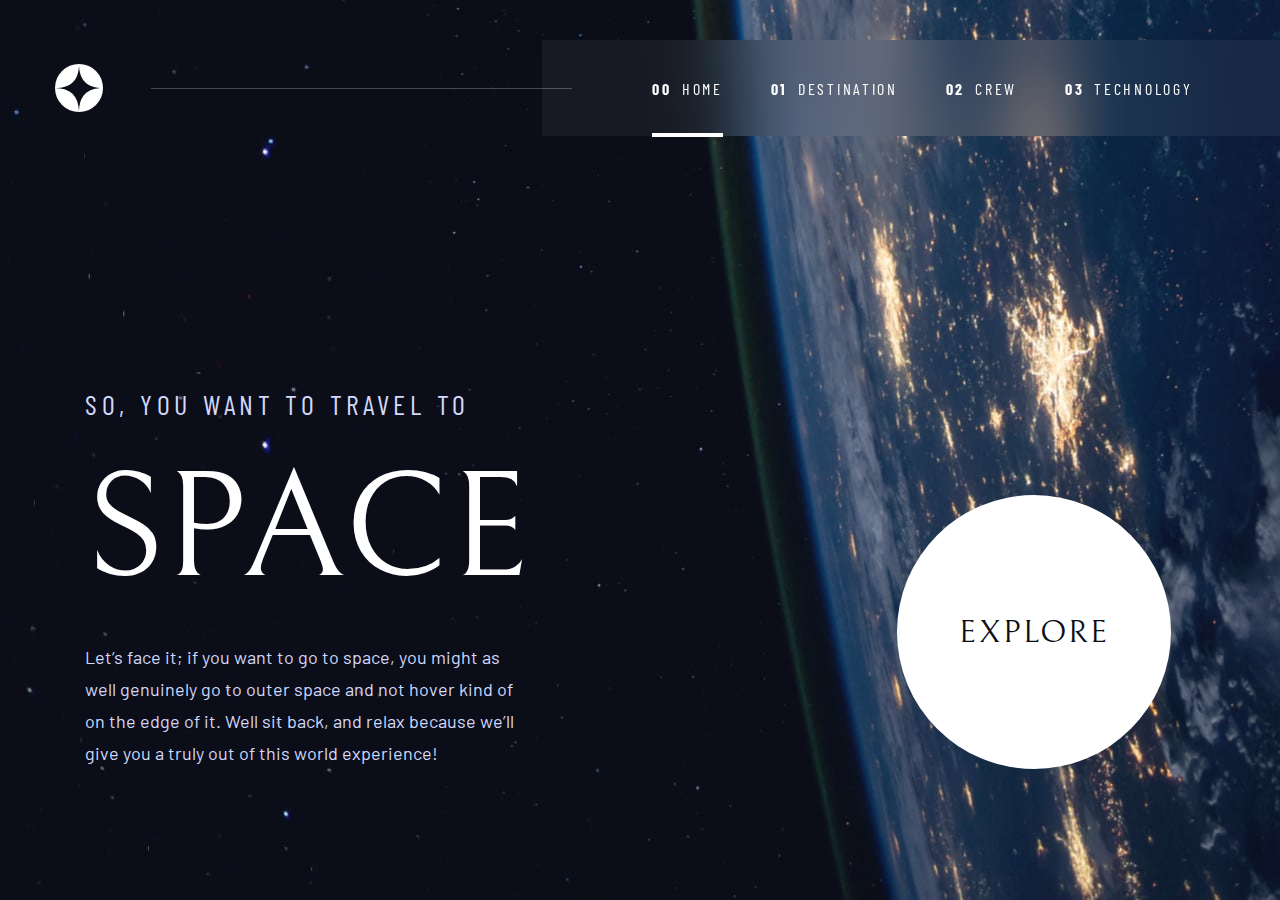
<file: index.html>
<!DOCTYPE html>
<html lang="en">

<head>
    <meta charset="UTF-8">
    <meta http-equiv="X-UA-Compatible" content="IE=edge">
    <meta name="viewport" content="width=device-width, initial-scale=1.0">
    <title>Frontend Mentor | Space tourism website</title>
    <link rel="icon" type="image/png" sizes="32x32" href="./images/favicon-32x32.b532600b.png">
    <link rel="stylesheet" href="./css/font-face.bd6efea6.css">
    <link rel="stylesheet" href="./css/layouts.245d0450.css">
    <script src="./js/main.b6e12dea.js"> </script>
</head>

<body>
    <header class="header"><a class="header__logo" href="./index.html" title="home"></a><button
            class="hamburger__container"><span class="hamburger__btn"></span></button>
        <nav class="nav__container" id="nav">
            <ul class="nav__list">
                <li class="active nav__item"><a class="nav__link" href="./index.html"><span
                            class="nav__number">00</span>Home</a></li>
                <li class="nav__item"> <a class="nav__link" href="./destination.html"><span
                            class="nav__number">01</span>Destination</a></li>
                <li class="nav__item"> <a class="nav__link" href="./crew.html"><span
                            class="nav__number">02</span>Crew</a></li>
                <li class="nav__item"> <a class="nav__link" href="./technology.html"><span
                            class="nav__number">03</span>Technology</a></li>
            </ul>
        </nav>
    </header>
    <main class="main">
        <div class="container">
            <div class="hero">
                <div class="hero__content">
                    <h2 class="hero__title">So, you want to travel to </h2>
                    <h1 class="hero__title--featured">Space</h1>
                    <div class="hero__text">
                        <p> Let’s face it; if you want to go to space, you might as well genuinely go to outer space and
                            not hover kind of on the edge of it. Well sit back, and relax because we’ll give you a truly
                            out of this world experience!</p>
                    </div>
                </div><a class="hero__button" href="./destination.html">
                    <p>Explore </p>
                </a>
            </div>
        </div>
    </main>
</body>

</html>
</file>
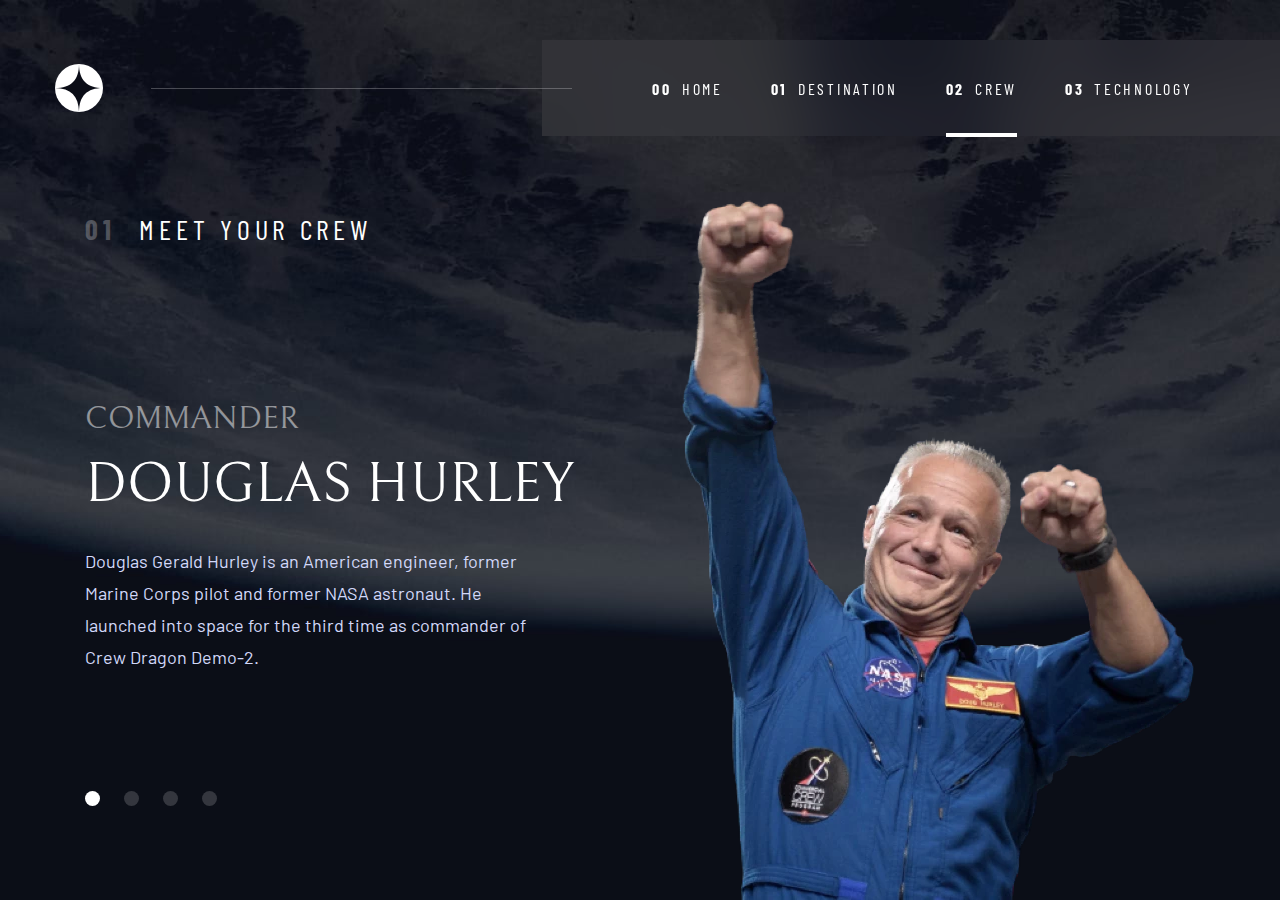
<file: crew.html>
<html lang="en">

<head>
    <meta charset="UTF-8">
    <meta http-equiv="X-UA-Compatible" content="IE=edge">
    <meta name="viewport" content="width=device-width, initial-scale=1.0">
    <title>Frontend Mentor | Space tourism website</title>
    <link rel="icon" type="image/png" sizes="32x32" href="./images/favicon-32x32.b532600b.png">
    <link rel="stylesheet" href="./css/font-face.bd6efea6.css">
    <link rel="stylesheet" href="./css/crew.d9889055.css">
    <script src="./js/main.b6e12dea.js"></script>
    <script src="./js/crew.5dfa45cd.js" type="module"></script>
</head>

<body>
    <header class="header"><a class="header__logo" href="./index.html"></a><button class="hamburger__container"><span
                class="hamburger__btn"></span></button>
        <nav class="nav__container" id="nav">
            <ul class="nav__list">
                <li class="nav__item"> <a class="nav__link" href="./index.html"><span
                            class="nav__number">00</span>Home</a></li>
                <li class="nav__item"> <a class="nav__link" href="./destination.html"><span
                            class="nav__number">01</span>Destination</a></li>
                <li class="active nav__item"><a class="nav__link" href="./crew.html"><span
                            class="nav__number">02</span>Crew</a></li>
                <li class="nav__item"> <a class="nav__link" href="./technology.html"><span
                            class="nav__number">03</span>Technology</a></li>
            </ul>
        </nav>
    </header>
    <main class="main">
        <div class="container">
            <h2 class="crew__subtitle"><span class="crew__subtitle--number">01</span>meet your crew</h2>
            <div class="crew__image">
                <picture id="crew__image">
                    <source srcset="./images/image-douglas-hurley.787c2d80.webp" type="image/webp">
                    <source srcset="./images/image-douglas-hurley.f623320e.png" type="image/png"><img
                        src="./images/image-douglas-hurley.f623320e.png" alt="commander image">
                </picture>
            </div>
            <nav class="crew__nav">
                <ul class="crew__nav__list">
                    <li class="crew__nav__item"><button class="active crew__nav__link" data-id="01"></button></li>
                    <li class="crew__nav__item"><button class="crew__nav__link" data-id="02"></button></li>
                    <li class="crew__nav__item"><button class="crew__nav__link" data-id="03"></button></li>
                    <li class="crew__nav__item"><button class="crew__nav__link" data-id="04"></button></li>
                </ul>
            </nav>
            <div class="crew__content">
                <div class="crew__title">
                    <h2 class="crew__title--commander">commander</h2>
                    <h1 class="crew__title--name">douglas hurley</h1>
                </div>
                <div class="crew__text">
                    <p id="crew__bio">Douglas Gerald Hurley is an American engineer, former Marine Corps pilot and
                        former NASA astronaut. He launched into space for the third time as commander of Crew Dragon
                        Demo-2.</p>
                </div>
            </div>
        </div>
    </main>
</body>

</html>
</file>
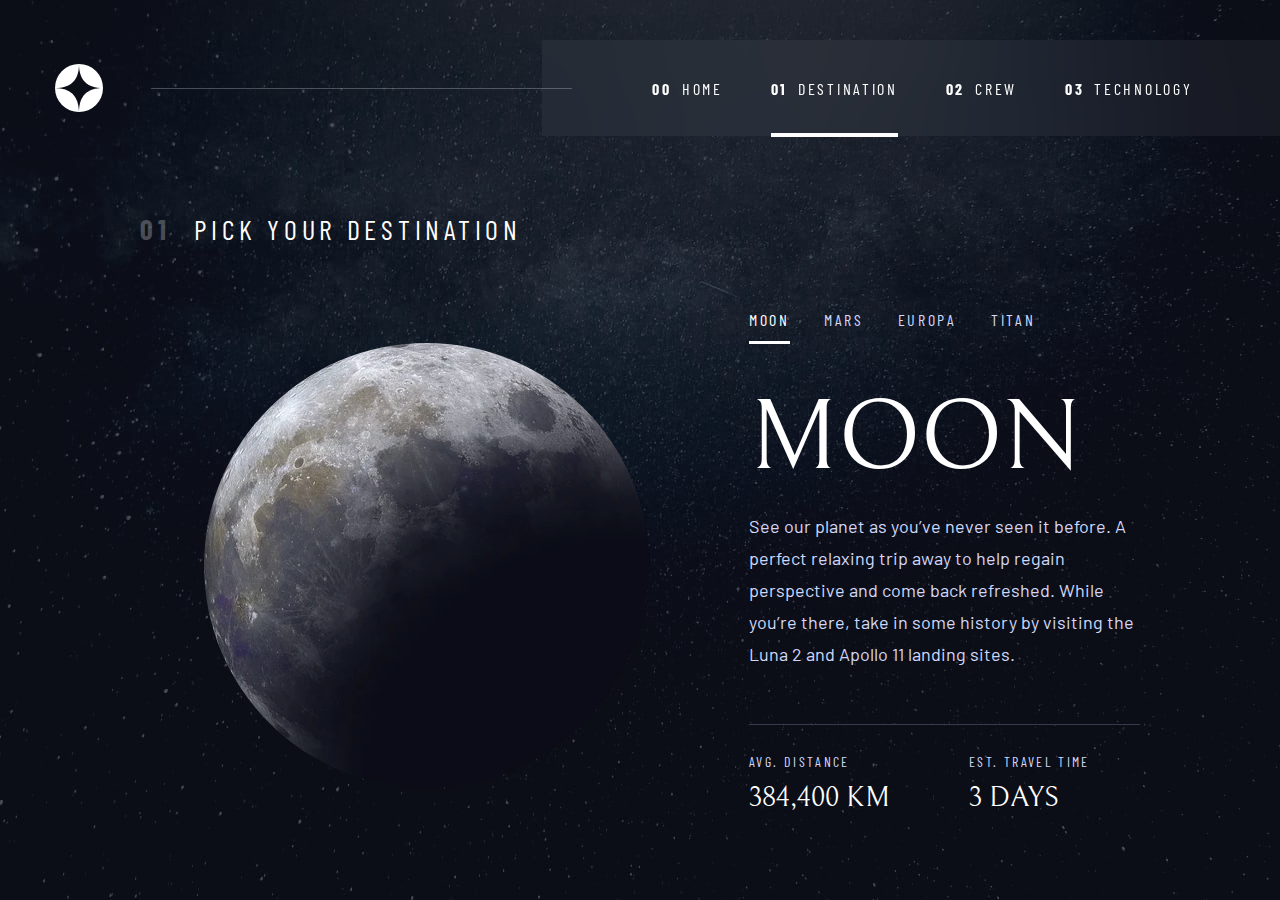
<file: destination.html>
<html lang="en">

<head>
    <meta charset="UTF-8">
    <meta http-equiv="X-UA-Compatible" content="IE=edge">
    <meta name="viewport" content="width=device-width, initial-scale=1.0">
    <title>Frontend Mentor | Space tourism website</title>
    <link rel="icon" type="image/png" sizes="32x32" href="./images/favicon-32x32.b532600b.png">
    <link rel="stylesheet" href="./css/font-face.bd6efea6.css">
    <link rel="stylesheet" href="./css/destination.e21bfe78.css">
    <script src="./js/destination.21b1b652.js" type="module"> </script>
    <script src="./js/main.b6e12dea.js"> </script>
</head>

<body>
    <header class="header"><a class="header__logo" href="./index.html"></a><button class="hamburger__container"><span
                class="hamburger__btn"></span></button>
        <nav class="nav__container" id="nav">
            <ul class="nav__list">
                <li class="nav__item"> <a class="nav__link" href="./index.html"><span
                            class="nav__number">00</span>Home</a></li>
                <li class="active nav__item"><a class="nav__link" href="./destination.html"><span
                            class="nav__number">01</span>Destination</a></li>
                <li class="nav__item"> <a class="nav__link" href="./crew.html"><span
                            class="nav__number">02</span>Crew</a></li>
                <li class="nav__item"> <a class="nav__link" href="./technology.html"><span
                            class="nav__number">03</span>Technology</a></li>
            </ul>
        </nav>
    </header>
    <main class="main">
        <div class="container">
            <div class="destination__left">
                <h2 class="destination__subtitle"><span class="destination__subtitle--number">01</span>pick your
                    destination </h2>
                <div class="destination__image">
                    <picture id="destination__image">
                        <source srcset="./images/image-moon.ea07c192.webp" type="image/webp">
                        <source srcset="./images/image-moon.b20b8139.png" type="image/png"><img
                            src="./images/image-moon.b20b8139.png" alt="Moon">
                    </picture>
                </div>
            </div>
            <div class="destination__right">
                <nav class="destination__nav">
                    <ul class="destination__nav__list">
                        <li class="active destination__link" id="nav__moon"> <button>moon</button></li>
                        <li class="destination__link" id="nav__mars"> <button>mars</button></li>
                        <li class="destination__link" id="nav__europa"> <button>europa</button></li>
                        <li class="destination__link" id="nav__titan"> <button>titan</button></li>
                    </ul>
                </nav>
                <h1 class="destination__title" id="title">Moon</h1>
                <div class="destination__text">
                    <p id="description">See our planet as you’ve never seen it before. A perfect relaxing trip away to
                        help regain perspective and come back refreshed. While you’re there, take in some history by
                        visiting the Luna 2 and Apollo 11 landing sites.</p>
                </div>
                <div class="destination__info">
                    <div class="destination__distance distination__state">
                        <p class="destination__state__text">avg. distance</p>
                        <p class="destination__state__number" id="distance"> 384,400 km</p>
                    </div>
                    <div class="destination__travel distination__state">
                        <p class="destination__state__text"> est. travel time</p>
                        <p class="destination__state__number" id="travel">3 days</p>
                    </div>
                </div>
            </div>
        </div>
    </main>
</body>

</html>
</file>
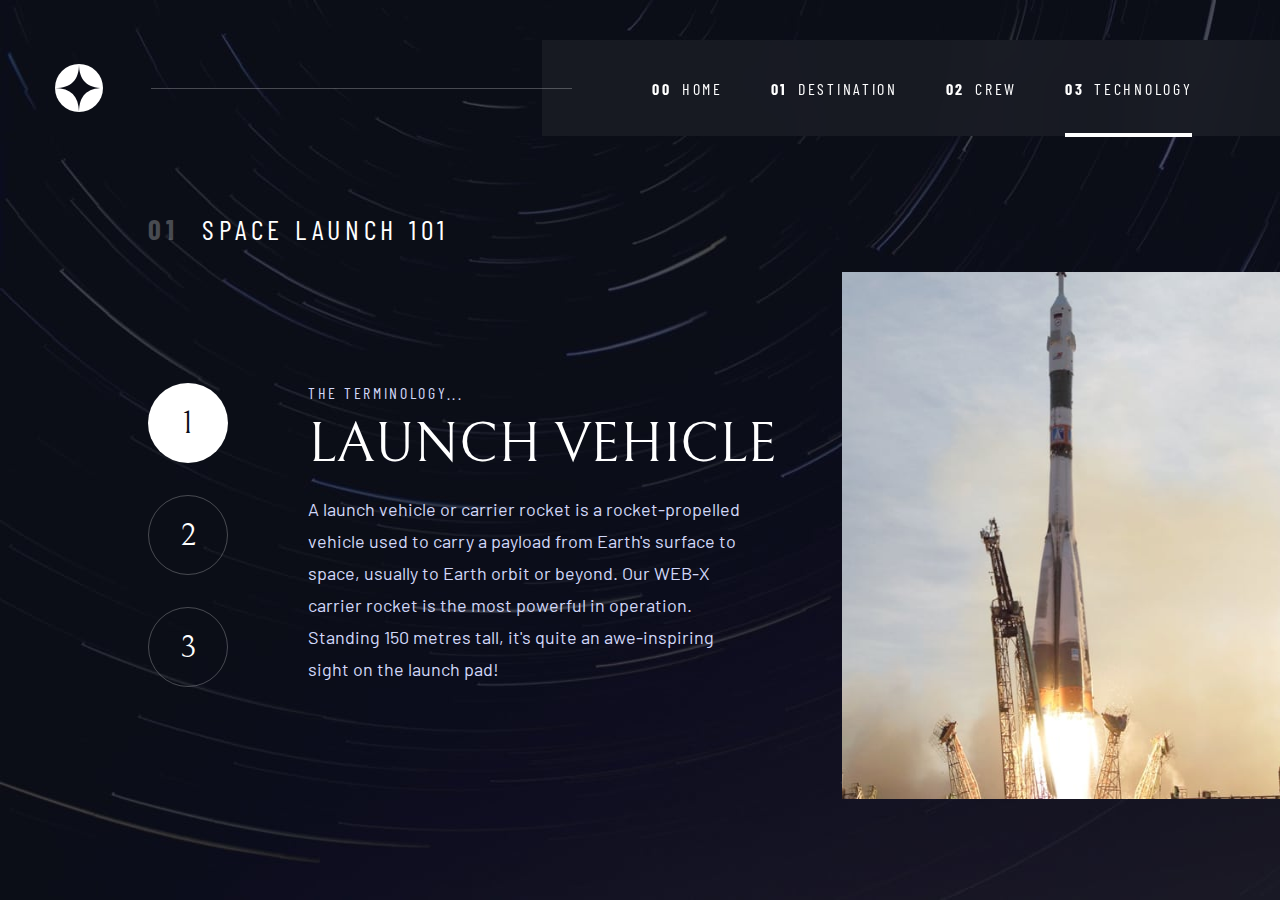
<file: technology.html>
<html lang="en">

<head>
    <meta charset="UTF-8">
    <meta http-equiv="X-UA-Compatible" content="IE=edge">
    <meta name="viewport" content="width=device-width, initial-scale=1.0">
    <title>Frontend Mentor | Space tourism website</title>
    <link rel="icon" type="image/png" sizes="32x32" href="./images/favicon-32x32.b532600b.png">
    <link rel="stylesheet" href="./css/font-face.bd6efea6.css">
    <link rel="stylesheet" href="./css/technology.80581578.css">
    <script src="./js/technology.a5a672d3.js" type="module"> </script>
    <script src="./js/main.b6e12dea.js"> </script>
</head>

<body>
    <header class="header"><a class="header__logo" href="./index.html"></a><button class="hamburger__container"><span
                class="hamburger__btn"></span></button>
        <nav class="nav__container" id="nav">
            <ul class="nav__list">
                <li class="nav__item"> <a class="nav__link" href="./index.html"><span
                            class="nav__number">00</span>Home</a></li>
                <li class="nav__item"> <a class="nav__link" href="./destination.html"><span
                            class="nav__number">01</span>Destination</a></li>
                <li class="nav__item"> <a class="nav__link" href="./crew.html"><span
                            class="nav__number">02</span>Crew</a></li>
                <li class="active nav__item"><a class="nav__link" href="./technology.html"><span
                            class="nav__number">03</span>Technology</a></li>
            </ul>
        </nav>
    </header>
    <main class="main">
        <div class="container">
            <h2 class="technology__subtitle"><span class="technology__subtitle--number">01</span>space launch 101</h2>
            <div class="technology__image">
                <picture id="technology__image">
                    <source srcset="./images/image-launch-vehicle-landscape.bbc1d996.jpg" media="(max-width: 1099px)">
                    <source srcset="./images/image-launch-vehicle-portrait.f94ed212.jpg" media="(min-width: 1100px)">
                    <img src="./images/image-launch-vehicle-portrait.f94ed212.jpg" alt="technology image">
                </picture>
            </div>
            <nav class="technology__nav">
                <ul class="technology__nav__list">
                    <li class="technology__nav__item"><button class="active technology__nav__link"
                            data-id="01">1</button></li>
                    <li class="technology__nav__item"><button class="technology__nav__link" data-id="02">2</button></li>
                    <li class="technology__nav__item"><button class="technology__nav__link" data-id="03">3</button></li>
                </ul>
            </nav>
            <div class="technology__content">
                <div class="technology__title">
                    <h2 class="technology__title--terminology">the terminology...</h2>
                    <h1 class="technology__title--name">Launch vehicle</h1>
                </div>
                <div class="technology__text">
                    <p id="technology__text">A launch vehicle or carrier rocket is a rocket-propelled vehicle used to
                        carry a payload from Earth's surface to space, usually to Earth orbit or beyond. Our WEB-X
                        carrier rocket is the most powerful in operation. Standing 150 metres tall, it's quite an
                        awe-inspiring sight on the launch pad!</p>
                </div>
            </div>
        </div>
    </main>
</body>

</html>
</file>
<file: css/font-face.bd6efea6.css>
@font-face {
  font-family: Barlow;
  font-style: normal;
  font-weight: 400;
  src: url(../fonts/barlow-v5-latin-regular.eb7976c3.eot);
  src: local(""),
    url(../fonts/barlow-v5-latin-regular.eb7976c3.eot?#iefix)
      format("embedded-opentype"),
    url(../fonts/barlow-v5-latin-regular.a6894767.woff2) format("woff2"),
    url(../fonts/barlow-v5-latin-regular.acda0904.woff) format("woff"),
    url(../fonts/barlow-v5-latin-regular.02d2a05c.ttf) format("truetype"),
    url(../images/barlow-v5-latin-regular.bb42b4d2.svg#Barlow) format("svg");
}
@font-face {
  font-family: Barlow Condensed;
  font-style: normal;
  font-weight: 400;
  src: url(../fonts/barlow-condensed-v5-latin-regular.01d12fec.eot);
  src: local(""),
    url(../fonts/barlow-condensed-v5-latin-regular.01d12fec.eot?#iefix)
      format("embedded-opentype"),
    url(../fonts/barlow-condensed-v5-latin-regular.3cd00bfc.woff2)
      format("woff2"),
    url(../fonts/barlow-condensed-v5-latin-regular.5659cdee.woff) format("woff"),
    url(../fonts/barlow-condensed-v5-latin-regular.ba7eb099.ttf)
      format("truetype"),
    url(../images/barlow-condensed-v5-latin-regular.1c7cc058.svg#BarlowCondensed)
      format("svg");
}
@font-face {
  font-family: Barlow Condensed;
  font-style: normal;
  font-weight: 700;
  src: url(../fonts/barlow-condensed-v5-latin-700.4ffdc76c.eot);
  src: local(""),
    url(../fonts/barlow-condensed-v5-latin-700.4ffdc76c.eot?#iefix)
      format("embedded-opentype"),
    url(../fonts/barlow-condensed-v5-latin-700.f12351b8.woff2) format("woff2"),
    url(../fonts/barlow-condensed-v5-latin-700.59da6737.woff) format("woff"),
    url(../fonts/barlow-condensed-v5-latin-700.cbbafbca.ttf) format("truetype"),
    url(../images/barlow-condensed-v5-latin-700.e3e1757d.svg#BarlowCondensed)
      format("svg");
}
@font-face {
  font-display: swap;
  font-family: Bellefair;
  font-style: normal;
  font-weight: 400;
  src: url(../fonts/bellefair-v6-latin-regular.d44fd862.eot);
  src: local(""),
    url(../fonts/bellefair-v6-latin-regular.d44fd862.eot?#iefix)
      format("embedded-opentype"),
    url(../fonts/bellefair-v6-latin-regular.462c47bc.woff2) format("woff2"),
    url(../fonts/bellefair-v6-latin-regular.59377e9b.woff) format("woff"),
    url(../fonts/bellefair-v6-latin-regular.15ac11b6.ttf) format("truetype"),
    url(../images/bellefair-v6-latin-regular.bb594397.svg#Bellefair)
      format("svg");
}
/*# sourceMappingURL=/css/font-face.bd6efea6.css.map */
</file>
<file: css/layouts.245d0450.css>
.header {
  position: relative;
  display: flex;
  justify-content: space-between;
  align-items: center;
  width: 100%;
  padding: 1.5rem;
}
.header__logo {
  width: 40px;
  height: 40px;
  background: url(../images/logo.a61ec49e.svg) no-repeat;
  background-position: 50%;
  background-size: cover;
}
.hamburger__container {
  padding: 0;
  margin: 0;
  border: none;
  background: transparent;
  display: block;
  position: relative;
  width: 24px;
  height: 21px;
  cursor: pointer;
  transform: scale(1);
  transition: transform 0.1s ease-in;
  z-index: 100;
}
.hamburger__container:focus-visible,
.hamburger__container:hover {
  transform: scale(1.1);
}
.hamburger__container .open {
  background: transparent;
  transform: rotate(1turn);
}
.hamburger__container .open:before {
  inset: auto;
  top: 0;
  left: 0;
  transform: rotate(45deg);
}
.hamburger__container .open:after {
  inset: auto;
  bottom: 0;
  left: 0;
  transform: rotate(-45deg);
}
.hamburger__btn {
  top: 9px;
  right: 0;
  transition: transform 0.7s, background 0.2s ease-in;
}
.hamburger__btn,
.hamburger__btn:after,
.hamburger__btn:before {
  width: 24px;
  height: 3px;
  position: absolute;
  background-color: #d2d8f9;
}
.hamburger__btn:after,
.hamburger__btn:before {
  content: "";
}
.hamburger__btn:before {
  inset: -9px auto auto 0;
}
.hamburger__btn:after {
  inset: 9px auto auto 0;
}
.nav__container {
  z-index: 11;
  position: fixed;
  top: 0;
  right: 0;
  min-height: 100vh;
  width: 254px;
  padding-top: 7.375rem;
  padding-left: 2rem;
  background: linear-gradient(90deg, #575757 10%, #c2c2c2);
  transform: translateX(100%);
  transition: transform 0.5s ease-in-out;
}
@supports (-webkit-backdrop-filter: none) or (backdrop-filter: none) {
  .nav__container {
    background: hsla(0, 0%, 100%, 0.05);
    -webkit-backdrop-filter: blur(32px);
    backdrop-filter: blur(32px);
  }
}
.nav__container.open {
  transform: translateX(0);
}
.nav__list {
  list-style: none;
  padding: 0;
  display: flex;
  flex-flow: column;
  row-gap: 2rem;
}
.nav__item {
  position: relative;
  flex-basis: 100%;
}
.nav__item:before {
  position: absolute;
  content: "";
  top: 0;
  bottom: 0;
  right: 0;
  width: 4px;
  background: #fff;
  transform: scaleY(0);
  transition: all 0.1s ease-in;
}
.nav__item:focus:before,
.nav__item:hover:before {
  display: block;
  transform: scaleY(1);
  opacity: 0.5;
}
.active:before {
  transform: scaleY(1);
}
.active:focus:before,
.active:hover:before {
  transform: scaleY(1);
  opacity: 1;
}
.nav__link {
  text-transform: uppercase;
  font-family: Barlow Condensed, sans-serif;
  font-size: 16px;
  line-height: 19px;
  letter-spacing: 2.7px;
  text-decoration: none;
  color: #fff;
}
.nav__number {
  font-weight: 700;
  margin-right: 10px;
}
@media (min-width: 768px) {
  .header {
    padding: 1.5rem 39px;
  }
}
@media (min-width: 768px) and (min-width: 1100px) {
  .header {
    padding: 1.5rem 0 1.5rem 55px;
    margin-top: 40px;
  }
}
@media (min-width: 768px) {
  .header__logo {
    width: 48px;
    height: 48px;
  }
}
@media (min-width: 768px) {
  .hamburger__container {
    display: none;
  }
}
@media (min-width: 768px) {
  .nav__container {
    transform: translateX(0);
    margin: 0;
    padding: 39px 48px;
    position: absolute;
    inset: 0 0 auto auto;
    height: 96px;
    min-height: auto;
    width: auto;
  }
}
@media (min-width: 768px) and (min-width: 1100px) {
  .nav__container {
    width: 57.63%;
    padding-left: 4.6%;
    padding-right: 0;
  }
}
@media (min-width: 768px) and (min-width: 1100px) and (min-width: 1200px) {
  .nav__container {
    padding-left: 8.6%;
  }
}
@media (min-width: 768px) and (min-width: 1100px) {
  .nav__container:before {
    position: absolute;
    content: "";
    top: 48px;
    height: 1px;
    left: -53%;
    width: calc(53% + 30px);
    background: #fff;
    opacity: 0.25;
  }
}
@media (min-width: 768px) {
  .nav__list {
    margin: 0;
    flex-direction: row;
    column-gap: 37px;
    row-gap: 0;
  }
}
@media (min-width: 768px) and (min-width: 1000px) {
  .nav__list {
    column-gap: 48px;
  }
}
@media (min-width: 768px) {
  .nav__item {
    flex-basis: auto;
  }
  .nav__item:before {
    content: "";
    inset: auto auto -39px 0;
    height: 4px;
    width: 100%;
    background: #fff;
    transform: scaleX(0);
  }
  .nav__item:focus:before,
  .nav__item:hover:before {
    display: block;
    transform: scaleX(1);
    opacity: 0.5;
  }
}
@media (min-width: 768px) {
  .active:before {
    transform: scaleX(1);
  }
  .active:focus:before,
  .active:hover:before {
    transform: scaleX(1);
    opacity: 1;
  }
}
@media (min-width: 768px) {
  .nav__link {
    font-size: 14px;
    line-height: 17px;
    letter-spacing: 2.3625px;
  }
}
@media (min-width: 768px) and (min-width: 1100px) {
  .nav__link {
    font-size: 16px;
    line-height: 19px;
    letter-spacing: 2.7px;
  }
}
@media (min-width: 768px) {
  .nav__number {
    display: none;
  }
}
@media (min-width: 768px) and (min-width: 1100px) {
  .nav__number {
    font-size: 16px;
    line-height: 19px;
    letter-spacing: 2.7px;
    display: inline-block;
  }
}
*,
:after,
:before {
  box-sizing: border-box;
}
body {
  margin: 0;
}
h1,
h2,
h3,
h4,
h5,
p {
  margin: 0;
  padding: 0;
}
a {
  text-decoration: none;
}
img {
  max-width: 100%;
}
body {
  min-height: 100vh;
  font-family: Barlow;
  background: url(../images/background-home-mobile.e81f12ab.jpg);
  background-repeat: no-repeat;
  background-size: cover;
  background-position: 50%;
}
.container {
  max-width: 1110px;
  margin-inline: auto;
}
.main {
  text-align: center;
  margin-top: 1.5rem;
  padding-inline: 1.5rem;
}
.hero__title {
  font-family: Barlow Condensed, sans-serif;
  color: #d2d8f9;
  line-height: 19px;
  letter-spacing: 2.7px;
  font-size: 1rem;
}
.hero__title,
.hero__title--featured {
  text-transform: uppercase;
  font-weight: 400;
}
.hero__title--featured {
  margin: 0;
  display: block;
  font-family: Bellefair, sans-serif;
  font-size: 80px;
  line-height: 125%;
  color: #fff;
  padding: 1rem;
}
.hero__text {
  font-family: Barlow, sans-serif;
  font-size: 15px;
  font-weight: 400;
  line-height: 25px;
  color: #d2d8f9;
  margin-inline: auto;
  max-width: 400px;
}
.hero__button {
  display: block;
  cursor: pointer;
  position: relative;
  z-index: 10;
  background: #fff;
  margin-inline: auto;
  margin-top: 81px;
  padding: 68px 29.5px;
  width: 150px;
  height: 150px;
  border-radius: 50%;
  text-decoration: none;
}
.hero__button:before {
  z-index: 1;
  position: absolute;
  content: "";
  width: 100%;
  height: 100%;
  background-color: #fff;
  opacity: 0.1;
  top: 50%;
  left: 50%;
  transform-origin: center;
  transform: translate(-50%, -50%) scale(0);
  border-radius: 50%;
  transition: all 0.2s ease-in-out;
}
.hero__button p {
  align-self: center;
  position: relative;
  z-index: 100;
  font-family: Bellefair, sans-serif;
  margin: 0;
  padding: 0;
  text-transform: uppercase;
  text-decoration: none;
  color: #0c0e18;
  font-size: 20px;
  line-height: 23px;
  letter-spacing: 1.25px;
  font-weight: 400;
}
.hero__button:focus-visible:before,
.hero__button:hover:before {
  transform: translate(-50%, -50%) scale(1.55);
}
@media (min-width: 768px) {
  body {
    background-image: url(../images/background-home-tablet.02895f76.jpg);
    padding-top: 0.05px;
  }
  .main {
    margin-top: 106px;
    margin-inline: auto;
    width: min-content;
    padding-bottom: 60px;
  }
  .hero__title {
    font-size: 20px;
    letter-spacing: 3.375px;
    line-height: 24px;
  }
  .hero__title--featured {
    padding: 0;
    padding-block: 1.5rem;
    font-size: 150px;
    line-height: 150px;
  }
  .hero__text {
    max-width: 100%;
    font-size: 16px;
    line-height: 28px;
    font-weight: 400;
  }
  .hero__button {
    margin-top: 156px;
    width: 242px;
    height: 242px;
    padding: 103px 48px 102px 46px;
  }
  .hero__button p {
    font-size: 32px;
    line-height: 37px;
    letter-spacing: 2px;
  }
}
@media (min-width: 1100px) {
  body {
    background-image: url(../images/background-home-desktop.f144db7a.jpg);
  }
  .main {
    padding-inline: 5rem;
    width: 100%;
    padding-bottom: 131px;
    margin-top: 27.9vh;
  }
  .hero {
    display: grid;
    grid-template-columns: 1fr 1fr;
    align-items: center;
  }
  .hero__content {
    width: min-content;
  }
  .hero__title {
    font-size: 28px;
    line-height: 34px;
    letter-spacing: 4.725px;
    text-align: left;
  }
  .hero__title--featured {
    font-size: 150px;
    line-height: 172px;
  }
  .hero__text {
    text-align: left;
    font-size: 18px;
    line-height: 32px;
  }
  .hero__button {
    justify-self: end;
    align-self: end;
    width: 274px;
    height: 274px;
    padding: 119px 64px 118px 62px;
    margin: 0 24px 0 0;
  }
}
@media (min-width: 1100px) and (min-width: 1300px) {
  .hero__button {
    margin: 0;
  }
}
@media (min-width: 1100px) {
  .hero__button p {
    font-size: 32px;
    line-height: 37px;
    letter-spacing: 2px;
  }
}

@media (min-width: 768px) {
  .nav__container {
    background: linear-gradient(90deg, #2c2c2c59 10%, #9292925b);
  }

  @supports (-webkit-backdrop-filter: none) or (backdrop-filter: none) {
    .nav__container {
      background: hsla(0, 0%, 100%, 0.05);
      -webkit-backdrop-filter: blur(32px);
      backdrop-filter: blur(32px);
    }
  }
}
/*# sourceMappingURL=/css/layouts.245d0450.css.map */
</file>
<file: css/crew.d9889055.css>
.header {
  position: relative;
  display: flex;
  justify-content: space-between;
  align-items: center;
  width: 100%;
  padding: 1.5rem;
}
.header__logo {
  width: 40px;
  height: 40px;
  background: url(../images/logo.a61ec49e.svg) no-repeat;
  background-position: 50%;
  background-size: cover;
}
.hamburger__container {
  padding: 0;
  margin: 0;
  border: none;
  background: transparent;
  display: block;
  position: relative;
  width: 24px;
  height: 21px;
  cursor: pointer;
  transform: scale(1);
  transition: transform 0.1s ease-in;
  z-index: 100;
}
.hamburger__container:focus-visible,
.hamburger__container:hover {
  transform: scale(1.1);
}
.hamburger__container .open {
  background: transparent;
  transform: rotate(1turn);
}
.hamburger__container .open:before {
  inset: auto;
  top: 0;
  left: 0;
  transform: rotate(45deg);
}
.hamburger__container .open:after {
  inset: auto;
  bottom: 0;
  left: 0;
  transform: rotate(-45deg);
}
.hamburger__btn {
  top: 9px;
  right: 0;
  transition: transform 0.7s, background 0.2s ease-in;
}
.hamburger__btn,
.hamburger__btn:after,
.hamburger__btn:before {
  width: 24px;
  height: 3px;
  position: absolute;
  background-color: #d2d8f9;
}
.hamburger__btn:after,
.hamburger__btn:before {
  content: "";
}
.hamburger__btn:before {
  inset: -9px auto auto 0;
}
.hamburger__btn:after {
  inset: 9px auto auto 0;
}
.nav__container {
  z-index: 11;
  position: fixed;
  top: 0;
  right: 0;
  min-height: 100vh;
  width: 254px;
  padding-top: 7.375rem;
  padding-left: 2rem;
  background: linear-gradient(90deg, #575757 10%, #c2c2c2);
  transform: translateX(100%);
  transition: transform 0.5s ease-in-out;
}
@supports (-webkit-backdrop-filter: none) or (backdrop-filter: none) {
  .nav__container {
    background: hsla(0, 0%, 100%, 0.05);
    -webkit-backdrop-filter: blur(32px);
    backdrop-filter: blur(32px);
  }
}
.nav__container.open {
  transform: translateX(0);
}
.nav__list {
  list-style: none;
  padding: 0;
  display: flex;
  flex-flow: column;
  row-gap: 2rem;
}
.nav__item {
  position: relative;
  flex-basis: 100%;
}
.nav__item:before {
  position: absolute;
  content: "";
  top: 0;
  bottom: 0;
  right: 0;
  width: 4px;
  background: #fff;
  transform: scaleY(0);
  transition: all 0.1s ease-in;
}
.nav__item:focus:before,
.nav__item:hover:before {
  display: block;
  transform: scaleY(1);
  opacity: 0.5;
}
.active:before {
  transform: scaleY(1);
}
.active:focus:before,
.active:hover:before {
  transform: scaleY(1);
  opacity: 1;
}
.nav__link {
  text-transform: uppercase;
  font-family: Barlow Condensed, sans-serif;
  font-size: 16px;
  line-height: 19px;
  letter-spacing: 2.7px;
  text-decoration: none;
  color: #fff;
}
.nav__number {
  font-weight: 700;
  margin-right: 10px;
}
@media (min-width: 768px) {
  .header {
    padding: 1.5rem 39px;
  }
}
@media (min-width: 768px) and (min-width: 1100px) {
  .header {
    padding: 1.5rem 0 1.5rem 55px;
    margin-top: 40px;
  }
}
@media (min-width: 768px) {
  .header__logo {
    width: 48px;
    height: 48px;
  }
}
@media (min-width: 768px) {
  .hamburger__container {
    display: none;
  }
}
@media (min-width: 768px) {
  .nav__container {
    transform: translateX(0);
    margin: 0;
    padding: 39px 48px;
    position: absolute;
    inset: 0 0 auto auto;
    height: 96px;
    min-height: auto;
    width: auto;
  }
}
@media (min-width: 768px) and (min-width: 1100px) {
  .nav__container {
    width: 57.63%;
    padding-left: 4.6%;
    padding-right: 0;
  }
}
@media (min-width: 768px) and (min-width: 1100px) and (min-width: 1200px) {
  .nav__container {
    padding-left: 8.6%;
  }
}
@media (min-width: 768px) and (min-width: 1100px) {
  .nav__container:before {
    position: absolute;
    content: "";
    top: 48px;
    height: 1px;
    left: -53%;
    width: calc(53% + 30px);
    background: #fff;
    opacity: 0.25;
  }
}
@media (min-width: 768px) {
  .nav__list {
    margin: 0;
    flex-direction: row;
    column-gap: 37px;
    row-gap: 0;
  }
}
@media (min-width: 768px) and (min-width: 1000px) {
  .nav__list {
    column-gap: 48px;
  }
}
@media (min-width: 768px) {
  .nav__item {
    flex-basis: auto;
  }
  .nav__item:before {
    content: "";
    inset: auto auto -39px 0;
    height: 4px;
    width: 100%;
    background: #fff;
    transform: scaleX(0);
  }
  .nav__item:focus:before,
  .nav__item:hover:before {
    display: block;
    transform: scaleX(1);
    opacity: 0.5;
  }
}
@media (min-width: 768px) {
  .active:before {
    transform: scaleX(1);
  }
  .active:focus:before,
  .active:hover:before {
    transform: scaleX(1);
    opacity: 1;
  }
}
@media (min-width: 768px) {
  .nav__link {
    font-size: 14px;
    line-height: 17px;
    letter-spacing: 2.3625px;
  }
}
@media (min-width: 768px) and (min-width: 1100px) {
  .nav__link {
    font-size: 16px;
    line-height: 19px;
    letter-spacing: 2.7px;
  }
}
@media (min-width: 768px) {
  .nav__number {
    display: none;
  }
}
@media (min-width: 768px) and (min-width: 1100px) {
  .nav__number {
    font-size: 16px;
    line-height: 19px;
    letter-spacing: 2.7px;
    display: inline-block;
  }
}
*,
:after,
:before {
  box-sizing: border-box;
}
body {
  margin: 0;
}
h1,
h2,
h3,
h4,
h5,
p {
  margin: 0;
  padding: 0;
}
a {
  text-decoration: none;
}
img {
  max-width: 100%;
}
body {
  min-height: 100vh;
  font-family: Barlow, sans-serif;
  background: url(../images/background-crew-mobile.104b3f26.jpg);
  background-repeat: no-repeat;
  background-size: cover;
  background-position: 50%;
}
.container {
  max-width: 1110px;
  margin-inline: auto;
  text-align: center;
  padding-inline: 24px;
  padding-bottom: 42px;
}
.crew__subtitle {
  font-family: Barlow Condensed, sans-serif;
  font-size: 16px;
  line-height: 19px;
  letter-spacing: 2.7px;
  text-transform: uppercase;
  font-weight: 400;
  color: #fff;
}
.crew__subtitle--number {
  margin-right: 16px;
  opacity: 0.25;
  font-weight: 700;
}
.crew__image {
  border-bottom: 1px solid #383b4b;
  margin-top: 32px;
  margin-bottom: 32px;
  margin-inline: auto;
  padding-left: 15px;
  height: 223px;
}
.crew__image img {
  margin-inline: auto;
  height: 100%;
  display: block;
  backface-visibility: hidden;
}
.crew__nav__list {
  padding: 0;
  list-style: none;
  display: flex;
  justify-content: center;
  align-items: center;
  column-gap: 16px;
}
.crew__nav__link {
  cursor: pointer;
  padding: 0;
  display: block;
  width: 10px;
  height: 10px;
  border: none;
  background: #fff;
  border-radius: 50%;
  opacity: 0.17;
  transition: all 0.25s ease-in-out;
}
.crew__nav__link.active {
  opacity: 1;
}
.crew__nav__link:focus-visible,
.crew__nav__link:hover {
  background: #d2d8f9;
  opacity: 1;
}
.crew__title {
  font-family: Bellefair, sans-serif;
  color: #fff;
  text-transform: uppercase;
  margin-top: 32px;
}
.crew__title--commander {
  font-size: 16px;
  line-height: 18px;
  font-weight: 400;
  opacity: 0.5;
  margin-bottom: 8px;
}
.crew__title--name {
  font-size: 24px;
  line-height: 28px;
  font-weight: 400;
}
.crew__text {
  margin-top: 16px;
  font-family: Barlow, sans-serif;
  font-size: 15px;
  line-height: 25px;
  color: #d2d8f9;
}
@keyframes zoomIn {
  0% {
    transform-origin: center;
    transform: scaleX(0);
  }
  to {
    transform: scaleX(1);
  }
}
@keyframes zoomIn__desktop {
  0% {
    transform-origin: center;
    transform: translate(100%);
    opacity: 0;
  }
  to {
    transform: translate(0);
    opacity: 1;
  }
}
@keyframes fadeIn {
  0% {
    transform-origin: center;
    transform: scaleX(0);
  }
  to {
    transform: scaleX(1);
  }
}
@keyframes fadeIn__desktop {
  0% {
    transform-origin: center;
    transform: translateY(100%);
  }
  to {
    transform: translateY(0);
  }
}
.zoomIn {
  animation: zoomIn 0.7s;
}
@media (min-width: 1100px) {
  .zoomIn {
    animation: zoomIn__desktop 0.7s;
  }
}
.fadeIn {
  animation: fadeIn 0.5s ease-in-out;
}
@media (min-width: 1100px) {
  .fadeIn {
    animation: fadeIn__desktop 0.5s;
  }
}
@media (min-width: 768px) {
  body {
    background: url(../images/background-crew-tablet.76515f50.jpg);
    background-repeat: no-repeat;
    background-size: cover;
    background-position: 50%;
  }
  .container {
    display: grid;
    grid-template-areas: "subtitle" "content" "nav" "image";
    padding: 40px 39px 0;
  }
  .crew__subtitle {
    grid-area: subtitle;
    text-align: left;
    font-size: 20px;
    line-height: 24px;
    letter-spacing: 3.375px;
    margin-bottom: 60px;
  }
  .crew__content {
    grid-area: content;
  }
  .crew__title {
    margin-top: 0;
  }
  .crew__title--commander {
    font-size: 24px;
    line-height: 28px;
    margin-top: 0;
  }
  .crew__title--name {
    font-size: 40px;
    line-height: 46px;
  }
  .crew__text {
    margin-inline: auto;
    font-size: 16px;
    line-height: 28px;
    max-width: 458px;
    margin-bottom: 0;
  }
  .crew__nav {
    grid-area: nav;
    margin-top: 40px;
    margin-bottom: 40px;
  }
  .crew__nav__list {
    margin: 0;
  }
  .crew__image {
    align-self: end;
    grid-area: image;
    margin: 0;
    padding-left: 38px;
    max-height: 532px;
    border: none;
    overflow: hidden;
    height: 532px;
  }
  .crew__image img {
    height: 100%;
  }
}
@media (min-width: 1100px) {
  body {
    padding: 0.05px;
    background: url(../images/background-crew-desktop.425df4ce.jpg);
    background-repeat: no-repeat;
    background-size: cover;
    background-position: 50%;
    overflow-x: hidden;
  }
  .container {
    grid-template-columns: auto auto;
    grid-template-rows: 202px 391px 109px;
    grid-template-areas: "subtitle image" "content image" "nav image";
    justify-content: space-between;
    padding: 62px 55px 0;
  }
}
@media (min-width: 1100px) and (min-width: 1240px) {
  .container {
    padding: 62px 0 0;
  }
}
@media (min-width: 1100px) {
  .crew__subtitle {
    font-size: 28px;
    line-height: 34px;
    letter-spacing: 4.725px;
    margin-top: 14px;
    margin-bottom: 0;
  }
}
@media (min-width: 1100px) {
  .crew__subtitle--number {
    margin-right: 24px;
  }
}
@media (min-width: 1100px) {
  .crew__text,
  .crew__title {
    text-align: left;
    margin-inline: 0 auto;
    margin: 0;
  }
}
@media (min-width: 1100px) {
  .crew__title--commander {
    font-size: 32px;
    line-height: 37px;
    margin-bottom: 16px;
  }
}
@media (min-width: 1100px) {
  .crew__title--name {
    font-size: 56px;
    line-height: 64px;
    margin-bottom: 28px;
  }
}
@media (min-width: 1100px) {
  .crew__text {
    font-size: 18px;
    line-height: 32px;
  }
}
@media (min-width: 1100px) {
  .crew__nav {
    margin: 0;
  }
}
@media (min-width: 1100px) {
  .crew__nav__list {
    justify-content: start;
    margin: 0;
    column-gap: 24px;
  }
}
@media (min-width: 1100px) {
  .crew__nav__link {
    width: 15px;
    height: 15px;
  }
}
@media (min-width: 1100px) {
  .crew__image {
    max-height: 100%;
    align-self: stretch;
    padding-left: 48px;
    display: flex;
    align-items: flex-end;
    justify-content: center;
    height: auto;
  }
  .crew__image img {
    width: 100%;
    max-width: 520px;
    height: auto;
  }
}

@media (min-width: 768px) {
  .nav__container {
    background: linear-gradient(90deg, #2c2c2c59 10%, #9292925b);
  }

  @supports (-webkit-backdrop-filter: none) or (backdrop-filter: none) {
    .nav__container {
      background: hsla(0, 0%, 100%, 0.05);
      -webkit-backdrop-filter: blur(32px);
      backdrop-filter: blur(32px);
    }
  }
}
/*# sourceMappingURL=/css/crew.d9889055.css.map */
</file>
<file: css/destination.e21bfe78.css>
.header {
  position: relative;
  display: flex;
  justify-content: space-between;
  align-items: center;
  width: 100%;
  padding: 1.5rem;
}
.header__logo {
  width: 40px;
  height: 40px;
  background: url(../images/logo.a61ec49e.svg) no-repeat;
  background-position: 50%;
  background-size: cover;
}
.hamburger__container {
  padding: 0;
  margin: 0;
  border: none;
  background: transparent;
  display: block;
  position: relative;
  width: 24px;
  height: 21px;
  cursor: pointer;
  transform: scale(1);
  transition: transform 0.1s ease-in;
  z-index: 100;
}
.hamburger__container:focus-visible,
.hamburger__container:hover {
  transform: scale(1.1);
}
.hamburger__container .open {
  background: transparent;
  transform: rotate(1turn);
}
.hamburger__container .open:before {
  inset: auto;
  top: 0;
  left: 0;
  transform: rotate(45deg);
}
.hamburger__container .open:after {
  inset: auto;
  bottom: 0;
  left: 0;
  transform: rotate(-45deg);
}
.hamburger__btn {
  top: 9px;
  right: 0;
  transition: transform 0.7s, background 0.2s ease-in;
}
.hamburger__btn,
.hamburger__btn:after,
.hamburger__btn:before {
  width: 24px;
  height: 3px;
  position: absolute;
  background-color: #d2d8f9;
}
.hamburger__btn:after,
.hamburger__btn:before {
  content: "";
}
.hamburger__btn:before {
  inset: -9px auto auto 0;
}
.hamburger__btn:after {
  inset: 9px auto auto 0;
}
.nav__container {
  z-index: 11;
  position: fixed;
  top: 0;
  right: 0;
  min-height: 100vh;
  width: 254px;
  padding-top: 7.375rem;
  padding-left: 2rem;
  background: linear-gradient(90deg, #575757 10%, #c2c2c2);
  transform: translateX(100%);
  transition: transform 0.5s ease-in-out;
}
@supports (-webkit-backdrop-filter: none) or (backdrop-filter: none) {
  .nav__container {
    background: hsla(0, 0%, 100%, 0.05);
    -webkit-backdrop-filter: blur(32px);
    backdrop-filter: blur(32px);
  }
}
.nav__container.open {
  transform: translateX(0);
}
.nav__list {
  list-style: none;
  padding: 0;
  display: flex;
  flex-flow: column;
  row-gap: 2rem;
}
.nav__item {
  position: relative;
  flex-basis: 100%;
}
.nav__item:before {
  position: absolute;
  content: "";
  top: 0;
  bottom: 0;
  right: 0;
  width: 4px;
  background: #fff;
  transform: scaleY(0);
  transition: all 0.1s ease-in;
}
.nav__item:focus:before,
.nav__item:hover:before {
  display: block;
  transform: scaleY(1);
  opacity: 0.5;
}
.active:before {
  transform: scaleY(1);
}
.active:focus:before,
.active:hover:before {
  transform: scaleY(1);
  opacity: 1;
}
.nav__link {
  text-transform: uppercase;
  font-family: Barlow Condensed, sans-serif;
  font-size: 16px;
  line-height: 19px;
  letter-spacing: 2.7px;
  text-decoration: none;
  color: #fff;
}
.nav__number {
  font-weight: 700;
  margin-right: 10px;
}
@media (min-width: 768px) {
  .header {
    padding: 1.5rem 39px;
  }
}
@media (min-width: 768px) and (min-width: 1100px) {
  .header {
    padding: 1.5rem 0 1.5rem 55px;
    margin-top: 40px;
  }
}
@media (min-width: 768px) {
  .header__logo {
    width: 48px;
    height: 48px;
  }
}
@media (min-width: 768px) {
  .hamburger__container {
    display: none;
  }
}
@media (min-width: 768px) {
  .nav__container {
    transform: translateX(0);
    margin: 0;
    padding: 39px 48px;
    position: absolute;
    inset: 0 0 auto auto;
    height: 96px;
    min-height: auto;
    width: auto;
  }
}
@media (min-width: 768px) and (min-width: 1100px) {
  .nav__container {
    width: 57.63%;
    padding-left: 4.6%;
    padding-right: 0;
  }
}
@media (min-width: 768px) and (min-width: 1100px) and (min-width: 1200px) {
  .nav__container {
    padding-left: 8.6%;
  }
}
@media (min-width: 768px) and (min-width: 1100px) {
  .nav__container:before {
    position: absolute;
    content: "";
    top: 48px;
    height: 1px;
    left: -53%;
    width: calc(53% + 30px);
    background: #fff;
    opacity: 0.25;
  }
}
@media (min-width: 768px) {
  .nav__list {
    margin: 0;
    flex-direction: row;
    column-gap: 37px;
    row-gap: 0;
  }
}
@media (min-width: 768px) and (min-width: 1000px) {
  .nav__list {
    column-gap: 48px;
  }
}
@media (min-width: 768px) {
  .nav__item {
    flex-basis: auto;
  }
  .nav__item:before {
    content: "";
    inset: auto auto -39px 0;
    height: 4px;
    width: 100%;
    background: #fff;
    transform: scaleX(0);
  }
  .nav__item:focus:before,
  .nav__item:hover:before {
    display: block;
    transform: scaleX(1);
    opacity: 0.5;
  }
}
@media (min-width: 768px) {
  .active:before {
    transform: scaleX(1);
  }
  .active:focus:before,
  .active:hover:before {
    transform: scaleX(1);
    opacity: 1;
  }
}
@media (min-width: 768px) {
  .nav__link {
    font-size: 14px;
    line-height: 17px;
    letter-spacing: 2.3625px;
  }
}
@media (min-width: 768px) and (min-width: 1100px) {
  .nav__link {
    font-size: 16px;
    line-height: 19px;
    letter-spacing: 2.7px;
  }
}
@media (min-width: 768px) {
  .nav__number {
    display: none;
  }
}
@media (min-width: 768px) and (min-width: 1100px) {
  .nav__number {
    font-size: 16px;
    line-height: 19px;
    letter-spacing: 2.7px;
    display: inline-block;
  }
}
*,
:after,
:before {
  box-sizing: border-box;
}
body {
  margin: 0;
}
h1,
h2,
h3,
h4,
h5,
p {
  margin: 0;
  padding: 0;
}
a {
  text-decoration: none;
}
img {
  max-width: 100%;
}
body {
  min-height: 100vh;
  font-family: Barlow;
  background: url(../images/background-destination-mobile.8b782dd3.jpg);
  background-repeat: no-repeat;
  background-size: cover;
  background-position: 50%;
}
.container {
  max-width: 1110px;
  margin-inline: auto;
  text-align: center;
  padding-inline: 24px;
  padding-bottom: 42px;
}
.destination__subtitle {
  font-family: Barlow Condensed, sans-serif;
  font-size: 16px;
  line-height: 19px;
  letter-spacing: 2.7px;
  text-transform: uppercase;
  font-weight: 400;
  color: #fff;
}
.destination__subtitle--number {
  margin-right: 16px;
  opacity: 0.25;
  font-weight: 700;
}
.destination__image {
  width: 170px;
  height: 170px;
  margin-top: 32px;
  margin-bottom: 26px;
  margin-inline: auto;
}
.destination__image img {
  display: block;
}
.destination__nav__list {
  padding: 0;
  list-style: none;
  display: flex;
  justify-content: center;
  align-items: center;
  column-gap: 26px;
}
.destination__link {
  position: relative;
}
.destination__link button {
  background: none;
  border: none;
  padding: 0;
  margin: 0;
  cursor: pointer;
  font-family: Barlow Condensed, sans-serif;
  color: #d2d8f9;
  text-transform: uppercase;
  font-size: 14px;
  line-height: 17px;
  letter-spacing: 2.3625px;
}
.destination__link:before {
  content: "";
  position: absolute;
  inset: auto 0 -11px 0;
  height: 3px;
  background: #fff;
  transform: scale(0);
  transform-origin: center;
  transition: transform 0.15s, opacity 0.1s ease-in;
}
.destination__link:hover:before {
  opacity: 0.25;
  transform: scaleX(1);
}
.destination__link.active button {
  color: #fff;
}
.destination__link.active:before {
  transform: scaleX(1);
}
.destination__link.active:hover:before {
  opacity: 1;
}
.destination__title {
  font-family: Bellefair, sans-serif;
  color: #fff;
  text-transform: uppercase;
  font-size: 56px;
  font-weight: 400;
  line-height: 64px;
  margin-top: 31px;
}
.destination__text {
  position: relative;
  font-family: Barlow, sans-serif;
  font-size: 15px;
  line-height: 25px;
  font-weight: 400;
  color: #d2d8f9;
}
.destination__text:before {
  position: absolute;
  content: "";
  height: 1px;
  inset: auto 0 -32px 0;
  background: #383b4b;
}
.destination__distance {
  margin-top: 65px;
  margin-bottom: 32px;
}
.distination__state {
  text-align: center;
}
.distination__state .destination__state__text {
  font-family: Barlow Condensed, sans-serif;
  font-size: 14px;
  line-height: 17px;
  letter-spacing: 2.3625px;
  color: #d2d8f9;
  text-transform: uppercase;
  margin-bottom: 12px;
}
.distination__state .destination__state__number {
  font-family: Bellefair, sans-serif;
  font-size: 28px;
  line-height: 32.09px;
  color: #fff;
  text-transform: uppercase;
}
@keyframes scale {
  0% {
    opacity: 0;
    transform: scaleX(0);
  }
  to {
    opacity: 1;
    transform: scaleX(1);
  }
}
@keyframes rotate {
  0% {
    transform: rotate(0deg);
  }
  to {
    transform: rotate(1turn);
  }
}
@keyframes zoomIn {
  0% {
    opacity: 0;
    transform: scale(0);
  }
  to {
    opacity: 1;
    transform: scale(1);
  }
}
#fade-in {
  animation: scale 0.5s ease-in;
}
#fade-in img {
  animation: rotate 0.7s;
}
.scale {
  animation: scale 0.4s;
}
.zoomIn {
  width: fit-content;
  animation: zoomIn 0.4s;
}
@media (max-width: 1099px) {
  .zoomIn {
    margin-inline: auto;
  }
}
@media (min-width: 768px) {
  body {
    background: url(../images/background-destination-tablet.7409b42c.jpg);
    background-repeat: no-repeat;
    background-size: cover;
    background-position: 50%;
  }
  .container {
    padding: 40px 38px;
  }
  .destination__subtitle {
    width: fit-content;
    margin-right: auto;
    margin-left: 0;
    font-size: 20px;
    line-height: 24px;
    letter-spacing: 3.375px;
  }
  .destination__image {
    width: 300px;
    height: 300px;
    margin-top: 60px;
    margin-bottom: 53px;
  }
  .destination__nav__list {
    column-gap: 34px;
  }
  .destination__link button {
    font-size: 16px;
    line-height: 19px;
    letter-spacing: 2.7px;
  }
  .destination__link:before {
    inset: auto 0 -15px 0;
    height: 3px;
  }
  .destination__title {
    font-size: 80px;
    line-height: 92px;
    margin-top: 47px;
    margin-bottom: 8px;
  }
  .destination__text {
    margin-inline: auto;
    font-size: 16px;
    line-height: 28px;
    max-width: 573px;
  }
  .destination__text:before {
    inset: auto 0 -50px 0;
  }
  .destination__info {
    margin-top: 78px;
    display: grid;
    grid-template-columns: 220px 220px;
    column-gap: 11px;
    justify-content: center;
  }
  .destination__distance {
    margin: 0;
  }
}
@media (min-width: 1100px) {
  body {
    padding-top: 0.05px;
    background: url(../images/background-destination-desktop.9c4dbedd.jpg);
    background-repeat: no-repeat;
    background-size: cover;
    background-position: 50%;
  }
  .container {
    display: grid;
    grid-template-columns: 1fr 1fr;
    column-gap: 10%;
    padding: 76px 55px 0;
    text-align: left;
  }
}
@media (min-width: 1100px) and (min-width: 1300px) {
  .container {
    column-gap: 14.14%;
    padding-inline: 0;
  }
}
@media (min-width: 1100px) {
  .destination__subtitle {
    width: fit-content;
    margin-right: auto;
    margin-left: 0;
    font-size: 28px;
    line-height: 34px;
    letter-spacing: 4.725px;
  }
  .destination__subtitle .destination__subtitle--number {
    margin-right: 24px;
  }
}
@media (min-width: 1100px) {
  .destination__image {
    width: 445px;
    height: 445px;
    margin-top: 97px;
    margin-bottom: 53px;
    margin-left: 64px;
  }
}
@media (min-width: 1100px) {
  .destination__right {
    margin-top: 98px;
  }
}
@media (min-width: 1100px) {
  .destination__nav__list {
    justify-content: start;
    margin: 0;
  }
}
@media (min-width: 1100px) {
  .destination__title {
    font-size: 100px;
    line-height: 115px;
    margin-top: 52px;
    margin-bottom: 14px;
  }
}
@media (min-width: 1100px) {
  .destination__text {
    margin: 0 auto 0 0;
    max-width: 444px;
    font-size: 18px;
    line-height: 32px;
  }
  .destination__text:before {
    inset: auto 0 -55px 0;
  }
}
@media (min-width: 1100px) {
  .destination__info {
    margin-top: 83px;
    display: grid;
    grid-template-columns: auto auto;
    column-gap: 79px;
    justify-content: start;
  }
}
@media (min-width: 1100px) {
  .distination__state {
    text-align: left;
  }
}

@media (min-width: 768px) {
  .nav__container {
    background: linear-gradient(90deg, #2c2c2c59 10%, #9292925b);
  }

  @supports (-webkit-backdrop-filter: none) or (backdrop-filter: none) {
    .nav__container {
      background: hsla(0, 0%, 100%, 0.05);
      -webkit-backdrop-filter: blur(32px);
      backdrop-filter: blur(32px);
    }
  }
}
/*# sourceMappingURL=/css/destination.e21bfe78.css.map */
</file>
<file: css/technology.80581578.css>
.header {
  position: relative;
  display: flex;
  justify-content: space-between;
  align-items: center;
  width: 100%;
  padding: 1.5rem;
}
.header__logo {
  width: 40px;
  height: 40px;
  background: url(../images/logo.a61ec49e.svg) no-repeat;
  background-position: 50%;
  background-size: cover;
}
.hamburger__container {
  padding: 0;
  margin: 0;
  border: none;
  background: transparent;
  display: block;
  position: relative;
  width: 24px;
  height: 21px;
  cursor: pointer;
  transform: scale(1);
  transition: transform 0.1s ease-in;
  z-index: 100;
}
.hamburger__container:focus-visible,
.hamburger__container:hover {
  transform: scale(1.1);
}
.hamburger__container .open {
  background: transparent;
  transform: rotate(1turn);
}
.hamburger__container .open:before {
  inset: auto;
  top: 0;
  left: 0;
  transform: rotate(45deg);
}
.hamburger__container .open:after {
  inset: auto;
  bottom: 0;
  left: 0;
  transform: rotate(-45deg);
}
.hamburger__btn {
  top: 9px;
  right: 0;
  transition: transform 0.7s, background 0.2s ease-in;
}
.hamburger__btn,
.hamburger__btn:after,
.hamburger__btn:before {
  width: 24px;
  height: 3px;
  position: absolute;
  background-color: #d2d8f9;
}
.hamburger__btn:after,
.hamburger__btn:before {
  content: "";
}
.hamburger__btn:before {
  inset: -9px auto auto 0;
}
.hamburger__btn:after {
  inset: 9px auto auto 0;
}
.nav__container {
  z-index: 11;
  position: fixed;
  top: 0;
  right: 0;
  min-height: 100vh;
  width: 254px;
  padding-top: 7.375rem;
  padding-left: 2rem;
  background: linear-gradient(90deg, #575757 10%, #c2c2c2);
  transform: translateX(100%);
  transition: transform 0.5s ease-in-out;
}
@supports (-webkit-backdrop-filter: none) or (backdrop-filter: none) {
  .nav__container {
    background: hsla(0, 0%, 100%, 0.05);
    -webkit-backdrop-filter: blur(32px);
    backdrop-filter: blur(32px);
  }
}
.nav__container.open {
  transform: translateX(0);
}
.nav__list {
  list-style: none;
  padding: 0;
  display: flex;
  flex-flow: column;
  row-gap: 2rem;
}
.nav__item {
  position: relative;
  flex-basis: 100%;
}
.nav__item:before {
  position: absolute;
  content: "";
  top: 0;
  bottom: 0;
  right: 0;
  width: 4px;
  background: #fff;
  transform: scaleY(0);
  transition: all 0.1s ease-in;
}
.nav__item:focus:before,
.nav__item:hover:before {
  display: block;
  transform: scaleY(1);
  opacity: 0.5;
}
.active:before {
  transform: scaleY(1);
}
.active:focus:before,
.active:hover:before {
  transform: scaleY(1);
  opacity: 1;
}
.nav__link {
  text-transform: uppercase;
  font-family: Barlow Condensed, sans-serif;
  font-size: 16px;
  line-height: 19px;
  letter-spacing: 2.7px;
  text-decoration: none;
  color: #fff;
}
.nav__number {
  font-weight: 700;
  margin-right: 10px;
}
@media (min-width: 768px) {
  .header {
    padding: 1.5rem 39px;
  }
}
@media (min-width: 768px) and (min-width: 1100px) {
  .header {
    padding: 1.5rem 0 1.5rem 55px;
    margin-top: 40px;
  }
}
@media (min-width: 768px) {
  .header__logo {
    width: 48px;
    height: 48px;
  }
}
@media (min-width: 768px) {
  .hamburger__container {
    display: none;
  }
}
@media (min-width: 768px) {
  .nav__container {
    transform: translateX(0);
    margin: 0;
    padding: 39px 48px;
    position: absolute;
    inset: 0 0 auto auto;
    height: 96px;
    min-height: auto;
    width: auto;
  }
}
@media (min-width: 768px) and (min-width: 1100px) {
  .nav__container {
    width: 57.63%;
    padding-left: 4.6%;
    padding-right: 0;
  }
}
@media (min-width: 768px) and (min-width: 1100px) and (min-width: 1200px) {
  .nav__container {
    padding-left: 8.6%;
  }
}
@media (min-width: 768px) and (min-width: 1100px) {
  .nav__container:before {
    position: absolute;
    content: "";
    top: 48px;
    height: 1px;
    left: -53%;
    width: calc(53% + 30px);
    background: #fff;
    opacity: 0.25;
  }
}
@media (min-width: 768px) {
  .nav__list {
    margin: 0;
    flex-direction: row;
    column-gap: 37px;
    row-gap: 0;
  }
}
@media (min-width: 768px) and (min-width: 1000px) {
  .nav__list {
    column-gap: 48px;
  }
}
@media (min-width: 768px) {
  .nav__item {
    flex-basis: auto;
  }
  .nav__item:before {
    content: "";
    inset: auto auto -39px 0;
    height: 4px;
    width: 100%;
    background: #fff;
    transform: scaleX(0);
  }
  .nav__item:focus:before,
  .nav__item:hover:before {
    display: block;
    transform: scaleX(1);
    opacity: 0.5;
  }
}
@media (min-width: 768px) {
  .active:before {
    transform: scaleX(1);
  }
  .active:focus:before,
  .active:hover:before {
    transform: scaleX(1);
    opacity: 1;
  }
}
@media (min-width: 768px) {
  .nav__link {
    font-size: 14px;
    line-height: 17px;
    letter-spacing: 2.3625px;
  }
}
@media (min-width: 768px) and (min-width: 1100px) {
  .nav__link {
    font-size: 16px;
    line-height: 19px;
    letter-spacing: 2.7px;
  }
}
@media (min-width: 768px) {
  .nav__number {
    display: none;
  }
}
@media (min-width: 768px) and (min-width: 1100px) {
  .nav__number {
    font-size: 16px;
    line-height: 19px;
    letter-spacing: 2.7px;
    display: inline-block;
  }
}
*,
:after,
:before {
  box-sizing: border-box;
}
body {
  margin: 0;
}
h1,
h2,
h3,
h4,
h5,
p {
  margin: 0;
  padding: 0;
}
a {
  text-decoration: none;
}
img {
  max-width: 100%;
}
body {
  min-height: 100vh;
  font-family: Barlow, sans-serif;
  background: url(../images/background-technology-mobile.c8ae83a6.jpg);
  background-repeat: no-repeat;
  background-size: cover;
  background-position: 0 0;
}
.container {
  margin-inline: auto;
  text-align: center;
  padding-bottom: 32px;
}
.technology__subtitle {
  font-family: Barlow Condensed, sans-serif;
  font-size: 16px;
  line-height: 19px;
  letter-spacing: 2.7px;
  text-transform: uppercase;
  font-weight: 400;
  color: #fff;
  margin-bottom: 32px;
}
.technology__subtitle--number {
  margin-right: 16px;
  opacity: 0.25;
  font-weight: 700;
}
.technology__image img {
  height: clamp(170px, 45.34vw, 310px);
}
.technology__nav__list {
  padding: 0;
  list-style: none;
  display: flex;
  justify-content: center;
  align-items: center;
  column-gap: 16px;
  margin: 34px auto 26px;
}
.technology__nav__link {
  font-family: Bellefair, sans-serif;
  font-size: 16px;
  line-height: 18px;
  color: #fff;
  background: transparent;
  border: none;
  border: 1px solid hsla(0, 0%, 100%, 0.25);
  cursor: pointer;
  padding: 0;
  display: block;
  width: 40px;
  height: 40px;
  border-radius: 50%;
  transition: all 0.25s ease-in-out;
}
.technology__nav__link.active {
  opacity: 1;
  background: #fff;
  color: #0b0d17;
}
.technology__nav__link:focus-visible,
.technology__nav__link:hover {
  border: 1px solid #fff;
}
.technology__title {
  color: #fff;
  text-transform: uppercase;
}
.technology__title--terminology {
  font-family: Barlow Condensed, sans-serif;
  font-size: 14px;
  line-height: 17px;
  font-weight: 400;
  letter-spacing: 2.3625px;
  color: #d2d8f9;
  margin-bottom: 9px;
}
.technology__title--name {
  font-family: Bellefair, sans-serif;
  font-size: 24px;
  line-height: 28px;
  font-weight: 400;
}
.technology__text {
  margin-top: 16px;
  font-family: Barlow, sans-serif;
  font-size: 15px;
  line-height: 25px;
  color: #d2d8f9;
  padding-inline: 24px;
}
@keyframes zoomIn {
  0% {
    transform-origin: center;
    transform: scaleX(0);
  }
  to {
    transform: scaleX(1);
  }
}
@keyframes fadeIn {
  0% {
    opacity: 0;
  }
  to {
    opacity: 1;
  }
}
.zoomIn {
  animation: zoomIn 0.5s;
}
.fadeIn {
  animation: fadeIn 0.5s;
}
@media (min-width: 768px) {
  body {
    background-image: url(../images/background-technology-tablet.ecc90321.jpg);
  }
  .container {
    padding: 40px 0;
  }
  .technology__subtitle {
    font-size: 20px;
    line-height: 24px;
    letter-spacing: 3.375px;
    text-align: left;
    margin: 0 0 60px 39px;
  }
  .technology__image img {
    width: 100%;
  }
  .technology__nav__list {
    margin-top: 56px;
    margin-bottom: 44px;
  }
  .technology__nav__link {
    width: 60px;
    height: 60px;
    font-size: 24px;
    line-height: 28px;
  }
  .technology__title--terminology {
    font-size: 16px;
    line-height: 19px;
    letter-spacing: 2.7px;
    margin-bottom: 11px;
  }
  .technology__title--name {
    font-size: 40px;
    line-height: 46px;
  }
  .technology__text {
    font-size: 17px;
    line-height: 28px;
    padding-inline: 155px;
  }
}
@media (min-width: 1100px) {
  body {
    padding: 0.05px;
    background-image: url(../images/background-technology-desktop.44f00692.jpg);
  }
  .container {
    padding-top: 76px;
    padding-bottom: 0;
    display: grid;
    padding-left: 68px;
    grid-template-columns: 130px 470px 1fr;
    grid-template-rows: 171px 517px;
    position: relative;
    text-align: left;
  }
}
@media (min-width: 1100px) and (min-width: 1245px) {
  .container {
    padding-left: 11.5625%;
    grid-template-columns: 160px 470px 1fr;
  }
}
@media (min-width: 1100px) {
  .technology__subtitle {
    grid-column: 1/3;
    grid-row: 1/2;
    margin: 0;
    padding: 0;
    font-size: 28px;
    line-height: 34px;
    letter-spacing: 4.725px;
  }
}
@media (min-width: 1100px) {
  .technology__subtitle--number {
    margin-right: 24px;
  }
}
@media (min-width: 1100px) {
  .technology__nav {
    grid-column: 1/2;
    grid-row: 2/-1;
    align-self: start;
  }
}
@media (min-width: 1100px) {
  .technology__nav__list {
    flex-direction: column;
    column-gap: 0;
    row-gap: 32px;
    align-items: flex-start;
    margin: 0;
  }
}
@media (min-width: 1100px) {
  .technology__nav__link {
    width: 80px;
    height: 80px;
    font-size: 32px;
    line-height: 37px;
  }
}
@media (min-width: 1100px) {
  .technology__content {
    grid-column: 2/3;
    grid-row: 2/-1;
  }
}
@media (min-width: 1100px) {
  .technology__title--name {
    font-size: 56px;
    line-height: 64px;
  }
}
@media (min-width: 1100px) {
  .technology__text {
    padding: 0;
    font-size: 18px;
    line-height: 32px;
    max-width: 444px;
  }
}
@media (min-width: 1100px) {
  .technology__image {
    grid-column: 3/-1;
    height: 527px;
    margin-top: 60px;
    right: 0;
    max-width: 515px;
    margin-left: 5vw;
  }
}
@media (min-width: 1100px) and (min-width: 1320px) {
  .technology__image {
    margin-left: 9.027vw;
  }
}
@media (min-width: 1100px) {
  .technology__image img {
    width: 100%;
    height: 527px;
  }
}

@media (min-width: 768px) {
  .nav__container {
    background: linear-gradient(90deg, #2c2c2c59 10%, #9292925b);
  }

  @supports (-webkit-backdrop-filter: none) or (backdrop-filter: none) {
    .nav__container {
      background: hsla(0, 0%, 100%, 0.05);
      -webkit-backdrop-filter: blur(32px);
      backdrop-filter: blur(32px);
    }
  }
}
/*# sourceMappingURL=/css/technology.80581578.css.map */
</file>
